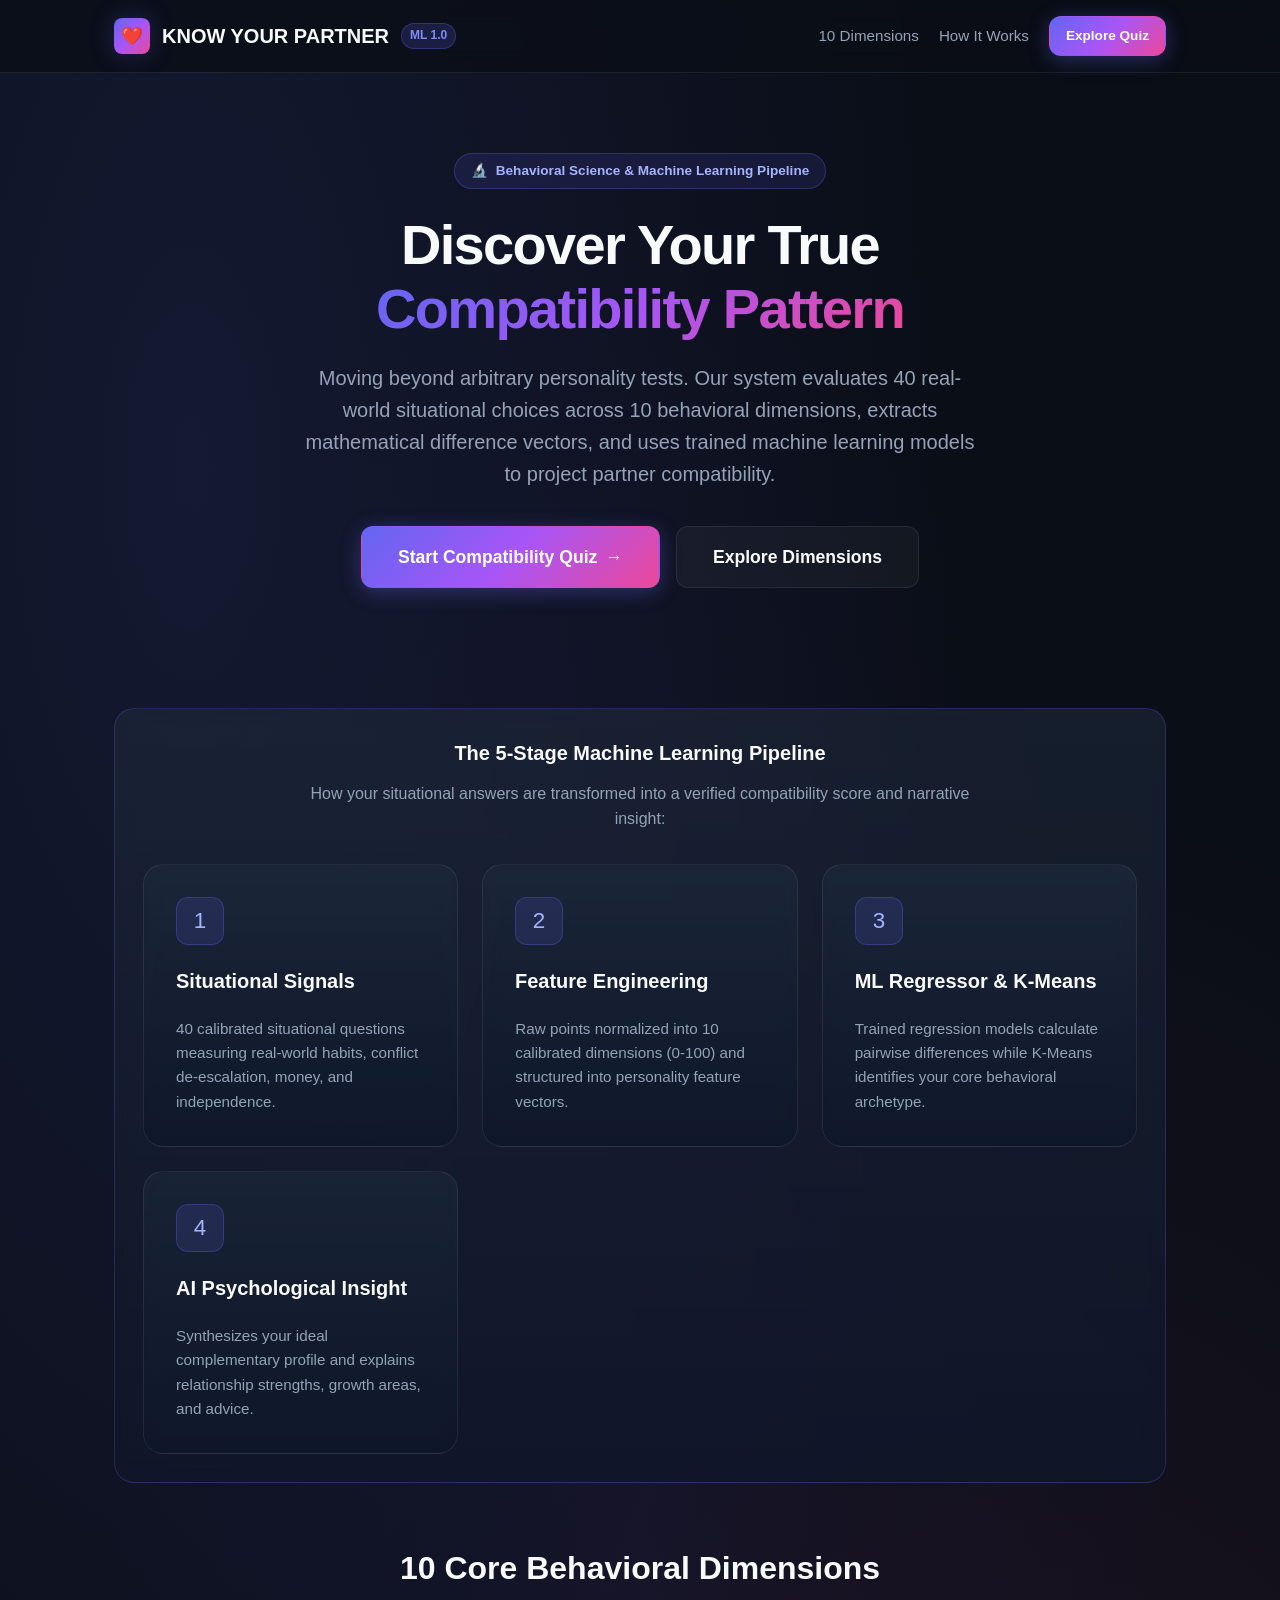
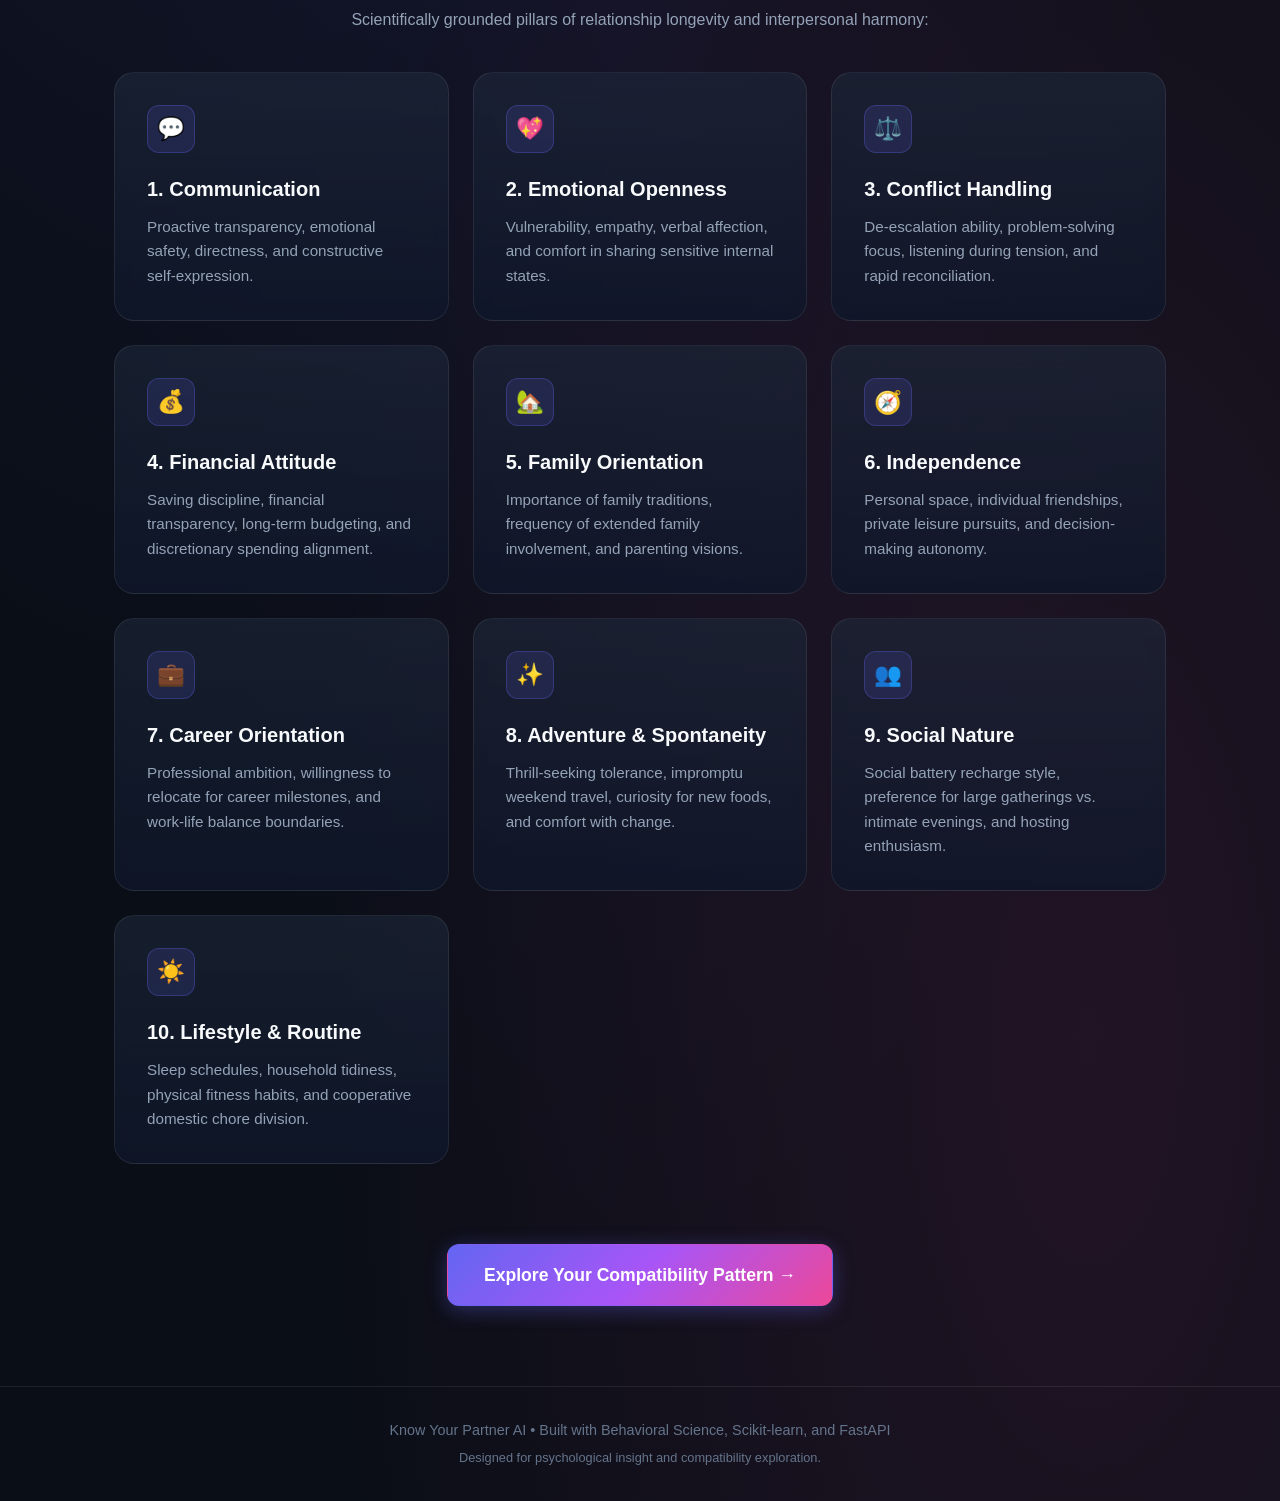
<file: frontend/index.html>
<!doctype html>
<html lang="en">
<head>
  <meta charset="utf-8">
  <meta name="viewport" content="width=device-width, initial-scale=1">
  <title>Know Your Partner AI - Behavioral Compatibility & Machine Learning</title>
  <link rel="stylesheet" href="css/style.css">
</head>
<body>
  <!-- Navigation -->
  <nav class="navbar">
    <div class="container nav-container">
      <a href="index.html" class="brand">
        <div class="brand-icon">❤️</div>
        <span>KNOW YOUR PARTNER</span>
        <span class="ai-tag">ML 1.0</span>
      </a>
      <div class="nav-links">
        <a href="#dimensions" class="nav-link">10 Dimensions</a>
        <a href="#architecture" class="nav-link">How It Works</a>
        <a href="quiz.html" class="btn btn-primary btn-sm">Explore Quiz</a>
      </div>
    </div>
  </nav>

  <!-- Hero Section -->
  <header class="hero">
    <div class="container">
      <div class="badge-pill">
        <span>🔬</span> Behavioral Science & Machine Learning Pipeline
      </div>
      <h1>
        Discover Your True <br>
        <span class="grad-text">Compatibility Pattern</span>
      </h1>
      <p>
        Moving beyond arbitrary personality tests. Our system evaluates 40 real-world situational choices across 10 behavioral dimensions, extracts mathematical difference vectors, and uses trained machine learning models to project partner compatibility.
      </p>
      <div class="hero-actions">
        <a href="quiz.html" class="btn btn-primary btn-lg">
          <span>Start Compatibility Quiz</span>
          <span>→</span>
        </a>
        <a href="#dimensions" class="btn btn-secondary btn-lg">Explore Dimensions</a>
      </div>
    </div>
  </header>

  <!-- Architecture Flow -->
  <section class="container" id="architecture" style="margin-bottom: 60px;">
    <div class="panel-card" style="border-color: rgba(99, 102, 241, 0.25);">
      <h3 style="justify-content: center; margin-bottom: 12px;">The 5-Stage Machine Learning Pipeline</h3>
      <p style="text-align: center; color: var(--text-secondary); max-width: 680px; margin: 0 auto 32px;">
        How your situational answers are transformed into a verified compatibility score and narrative insight:
      </p>
      <div class="features-grid" style="margin: 0;">
        <div class="feature-card">
          <div class="feature-icon">1</div>
          <h3>Situational Signals</h3>
          <p>40 calibrated situational questions measuring real-world habits, conflict de-escalation, money, and independence.</p>
        </div>
        <div class="feature-card">
          <div class="feature-icon">2</div>
          <h3>Feature Engineering</h3>
          <p>Raw points normalized into 10 calibrated dimensions (0-100) and structured into personality feature vectors.</p>
        </div>
        <div class="feature-card">
          <div class="feature-icon">3</div>
          <h3>ML Regressor & K-Means</h3>
          <p>Trained regression models calculate pairwise differences while K-Means identifies your core behavioral archetype.</p>
        </div>
        <div class="feature-card">
          <div class="feature-icon">4</div>
          <h3>AI Psychological Insight</h3>
          <p>Synthesizes your ideal complementary profile and explains relationship strengths, growth areas, and advice.</p>
        </div>
      </div>
    </div>
  </section>

  <!-- 10 Dimensions Grid -->
  <section class="container" id="dimensions" style="margin-bottom: 80px;">
    <h2 style="font-size: 2rem; text-align: center; margin-bottom: 12px;">
      10 Core Behavioral Dimensions
    </h2>
    <p style="text-align: center; color: var(--text-secondary); max-width: 600px; margin: 0 auto 40px;">
      Scientifically grounded pillars of relationship longevity and interpersonal harmony:
    </p>

    <div class="features-grid">
      <div class="feature-card">
        <div class="feature-icon">💬</div>
        <h3>1. Communication</h3>
        <p>Proactive transparency, emotional safety, directness, and constructive self-expression.</p>
      </div>
      <div class="feature-card">
        <div class="feature-icon">💖</div>
        <h3>2. Emotional Openness</h3>
        <p>Vulnerability, empathy, verbal affection, and comfort in sharing sensitive internal states.</p>
      </div>
      <div class="feature-card">
        <div class="feature-icon">⚖️</div>
        <h3>3. Conflict Handling</h3>
        <p>De-escalation ability, problem-solving focus, listening during tension, and rapid reconciliation.</p>
      </div>
      <div class="feature-card">
        <div class="feature-icon">💰</div>
        <h3>4. Financial Attitude</h3>
        <p>Saving discipline, financial transparency, long-term budgeting, and discretionary spending alignment.</p>
      </div>
      <div class="feature-card">
        <div class="feature-icon">🏡</div>
        <h3>5. Family Orientation</h3>
        <p>Importance of family traditions, frequency of extended family involvement, and parenting visions.</p>
      </div>
      <div class="feature-card">
        <div class="feature-icon">🧭</div>
        <h3>6. Independence</h3>
        <p>Personal space, individual friendships, private leisure pursuits, and decision-making autonomy.</p>
      </div>
      <div class="feature-card">
        <div class="feature-icon">💼</div>
        <h3>7. Career Orientation</h3>
        <p>Professional ambition, willingness to relocate for career milestones, and work-life balance boundaries.</p>
      </div>
      <div class="feature-card">
        <div class="feature-icon">✨</div>
        <h3>8. Adventure & Spontaneity</h3>
        <p>Thrill-seeking tolerance, impromptu weekend travel, curiosity for new foods, and comfort with change.</p>
      </div>
      <div class="feature-card">
        <div class="feature-icon">👥</div>
        <h3>9. Social Nature</h3>
        <p>Social battery recharge style, preference for large gatherings vs. intimate evenings, and hosting enthusiasm.</p>
      </div>
      <div class="feature-card">
        <div class="feature-icon">☀️</div>
        <h3>10. Lifestyle & Routine</h3>
        <p>Sleep schedules, household tidiness, physical fitness habits, and cooperative domestic chore division.</p>
      </div>
    </div>

    <div style="text-align: center; margin-top: 40px;">
      <a href="quiz.html" class="btn btn-primary btn-lg">Explore Your Compatibility Pattern →</a>
    </div>
  </section>

  <!-- Footer -->
  <footer>
    <div class="container">
      <p>Know Your Partner AI • Built with Behavioral Science, Scikit-learn, and FastAPI</p>
      <p style="font-size: 0.8rem; margin-top: 6px; color: var(--text-muted);">
        Designed for psychological insight and compatibility exploration.
      </p>
    </div>
  </footer>
</body>
</html>
</file>
<file: frontend/css/style.css>
/* Know Your Partner AI - Modern Design System */

:root {
  --bg-main: #0a0e17;
  --bg-card: rgba(18, 24, 38, 0.75);
  --bg-card-hover: rgba(26, 34, 54, 0.85);
  --bg-glass: rgba(255, 255, 255, 0.04);
  --border-subtle: rgba(255, 255, 255, 0.08);
  --border-focus: rgba(139, 92, 246, 0.5);
  --border-glow: rgba(99, 102, 241, 0.3);

  --text-primary: #f8fafc;
  --text-secondary: #94a3b8;
  --text-muted: #64748b;

  --accent-primary: #6366f1;
  --accent-secondary: #8b5cf6;
  --accent-rose: #f43f5e;
  --accent-emerald: #10b981;
  --accent-amber: #f59e0b;

  --grad-primary: linear-gradient(135deg, #6366f1 0%, #a855f7 50%, #ec4899 100%);
  --grad-surface: linear-gradient(180deg, rgba(30, 41, 59, 0.6) 0%, rgba(15, 23, 42, 0.8) 100%);
  --grad-glow: radial-gradient(circle at 50% 0%, rgba(99, 102, 241, 0.15) 0%, transparent 70%);

  --radius-sm: 8px;
  --radius-md: 12px;
  --radius-lg: 20px;
  --radius-full: 9999px;

  --shadow-sm: 0 2px 8px rgba(0, 0, 0, 0.2);
  --shadow-md: 0 8px 24px rgba(0, 0, 0, 0.35);
  --shadow-lg: 0 16px 40px rgba(0, 0, 0, 0.5);
  --shadow-glow: 0 0 25px rgba(99, 102, 241, 0.25);

  --transition: all 0.22s cubic-bezier(0.16, 1, 0.3, 1);
}

* {
  box-sizing: border-box;
  margin: 0;
  padding: 0;
  -webkit-font-smoothing: antialiased;
}

body {
  font-family: -apple-system, BlinkMacSystemFont, "Segoe UI", Roboto, Helvetica, Arial, sans-serif;
  background-color: var(--bg-main);
  background-image: 
    radial-gradient(at 15% 15%, rgba(99, 102, 241, 0.12) 0px, transparent 50%),
    radial-gradient(at 85% 85%, rgba(236, 72, 153, 0.1) 0px, transparent 50%),
    radial-gradient(at 50% 50%, rgba(139, 92, 246, 0.05) 0px, transparent 60%);
  color: var(--text-primary);
  min-height: 100vh;
  line-height: 1.6;
  display: flex;
  flex-direction: column;
}

/* Container */
.container {
  width: 100%;
  max-width: 1100px;
  margin: 0 auto;
  padding: 0 24px;
}

/* Navigation */
.navbar {
  border-bottom: 1px solid var(--border-subtle);
  background: rgba(10, 14, 23, 0.8);
  backdrop-filter: blur(12px);
  position: sticky;
  top: 0;
  z-index: 100;
}

.nav-container {
  display: flex;
  justify-content: space-between;
  align-items: center;
  height: 72px;
}

.brand {
  display: flex;
  align-items: center;
  gap: 12px;
  text-decoration: none;
  color: var(--text-primary);
  font-weight: 700;
  font-size: 1.25rem;
}

.brand-icon {
  width: 36px;
  height: 36px;
  border-radius: var(--radius-sm);
  background: var(--grad-primary);
  display: flex;
  align-items: center;
  justify-content: center;
  color: white;
  font-size: 1.1rem;
  box-shadow: var(--shadow-glow);
}

.brand span.ai-tag {
  background: rgba(99, 102, 241, 0.18);
  color: #818cf8;
  font-size: 0.75rem;
  padding: 2px 8px;
  border-radius: var(--radius-full);
  border: 1px solid rgba(99, 102, 241, 0.3);
  font-weight: 600;
}

.nav-links {
  display: flex;
  gap: 20px;
  align-items: center;
}

.nav-link {
  color: var(--text-secondary);
  text-decoration: none;
  font-size: 0.95rem;
  font-weight: 500;
  transition: var(--transition);
}

.nav-link:hover {
  color: var(--text-primary);
}

/* Buttons */
.btn {
  display: inline-flex;
  align-items: center;
  justify-content: center;
  gap: 8px;
  padding: 12px 24px;
  border-radius: var(--radius-md);
  font-weight: 600;
  font-size: 0.95rem;
  text-decoration: none;
  cursor: pointer;
  transition: var(--transition);
  border: 1px solid transparent;
}

.btn-primary {
  background: var(--grad-primary);
  color: #ffffff;
  box-shadow: 0 4px 20px rgba(99, 102, 241, 0.35);
}

.btn-primary:hover {
  transform: translateY(-2px);
  box-shadow: 0 6px 25px rgba(99, 102, 241, 0.5);
}

.btn-secondary {
  background: var(--bg-glass);
  color: var(--text-primary);
  border-color: var(--border-subtle);
}

.btn-secondary:hover {
  background: rgba(255, 255, 255, 0.08);
  border-color: rgba(255, 255, 255, 0.15);
}

.btn-sm {
  padding: 8px 16px;
  font-size: 0.85rem;
}

.btn-lg {
  padding: 16px 36px;
  font-size: 1.1rem;
}

/* Hero Section */
.hero {
  padding: 80px 0 60px;
  text-align: center;
}

.badge-pill {
  display: inline-flex;
  align-items: center;
  gap: 8px;
  padding: 6px 16px;
  border-radius: var(--radius-full);
  background: rgba(99, 102, 241, 0.12);
  border: 1px solid rgba(99, 102, 241, 0.3);
  color: #a5b4fc;
  font-size: 0.85rem;
  font-weight: 600;
  margin-bottom: 24px;
}

.hero h1 {
  font-size: 3.5rem;
  font-weight: 800;
  letter-spacing: -0.03em;
  line-height: 1.15;
  margin-bottom: 20px;
}

.grad-text {
  background: var(--grad-primary);
  -webkit-background-clip: text;
  -webkit-text-fill-color: transparent;
}

.hero p {
  font-size: 1.25rem;
  color: var(--text-secondary);
  max-width: 680px;
  margin: 0 auto 36px;
}

.hero-actions {
  display: flex;
  gap: 16px;
  justify-content: center;
  margin-bottom: 60px;
}

/* Features Grid */
.features-grid {
  display: grid;
  grid-template-columns: repeat(auto-fit, minmax(300px, 1fr));
  gap: 24px;
  margin: 40px 0 80px;
}

.feature-card {
  background: var(--grad-surface);
  border: 1px solid var(--border-subtle);
  border-radius: var(--radius-lg);
  padding: 32px;
  transition: var(--transition);
  backdrop-filter: blur(8px);
}

.feature-card:hover {
  transform: translateY(-4px);
  border-color: var(--border-focus);
  box-shadow: var(--shadow-glow);
}

.feature-icon {
  width: 48px;
  height: 48px;
  border-radius: var(--radius-md);
  background: rgba(99, 102, 241, 0.15);
  border: 1px solid rgba(99, 102, 241, 0.3);
  display: flex;
  align-items: center;
  justify-content: center;
  font-size: 1.4rem;
  margin-bottom: 20px;
  color: #a5b4fc;
}

.feature-card h3 {
  font-size: 1.25rem;
  font-weight: 700;
  margin-bottom: 10px;
}

.feature-card p {
  color: var(--text-secondary);
  font-size: 0.95rem;
}

/* Quiz Layout */
.quiz-wrapper {
  max-width: 760px;
  margin: 40px auto 60px;
  padding: 0 16px;
  width: 100%;
}

.quiz-header {
  margin-bottom: 24px;
}

.quiz-meta {
  display: flex;
  justify-content: space-between;
  align-items: center;
  margin-bottom: 12px;
}

.progress-track {
  width: 100%;
  height: 8px;
  background: rgba(255, 255, 255, 0.08);
  border-radius: var(--radius-full);
  overflow: hidden;
  margin-bottom: 20px;
}

.progress-bar {
  height: 100%;
  background: var(--grad-primary);
  width: 0%;
  transition: width 0.3s ease;
  border-radius: var(--radius-full);
}

.dimension-badge {
  display: inline-flex;
  align-items: center;
  gap: 6px;
  font-size: 0.85rem;
  color: #a5b4fc;
  background: rgba(99, 102, 241, 0.15);
  border: 1px solid rgba(99, 102, 241, 0.25);
  padding: 4px 12px;
  border-radius: var(--radius-full);
  font-weight: 600;
}

.quiz-card {
  background: var(--grad-surface);
  border: 1px solid var(--border-subtle);
  border-radius: var(--radius-lg);
  padding: 40px 32px;
  backdrop-filter: blur(12px);
  box-shadow: var(--shadow-md);
  position: relative;
}

.question-text {
  font-size: 1.35rem;
  font-weight: 700;
  line-height: 1.4;
  margin-bottom: 32px;
  color: var(--text-primary);
}

.options-list {
  display: flex;
  flex-direction: column;
  gap: 14px;
  margin-bottom: 32px;
}

.option-btn {
  display: flex;
  align-items: flex-start;
  gap: 16px;
  padding: 16px 20px;
  background: var(--bg-card);
  border: 1px solid var(--border-subtle);
  border-radius: var(--radius-md);
  color: var(--text-primary);
  cursor: pointer;
  transition: var(--transition);
  text-align: left;
  font-size: 1rem;
  width: 100%;
}

.option-btn:hover {
  background: var(--bg-card-hover);
  border-color: rgba(99, 102, 241, 0.4);
  transform: translateX(4px);
}

.option-btn.selected {
  background: rgba(99, 102, 241, 0.2);
  border-color: #818cf8;
  box-shadow: 0 0 15px rgba(99, 102, 241, 0.3);
}

.option-key {
  display: flex;
  align-items: center;
  justify-content: center;
  width: 28px;
  height: 28px;
  border-radius: 6px;
  background: rgba(255, 255, 255, 0.08);
  font-weight: 700;
  font-size: 0.85rem;
  flex-shrink: 0;
  color: #c7d2fe;
}

.option-btn.selected .option-key {
  background: var(--grad-primary);
  color: white;
}

.option-label {
  flex-grow: 1;
  padding-top: 2px;
}

.quiz-footer {
  display: flex;
  justify-content: space-between;
  align-items: center;
  border-top: 1px solid var(--border-subtle);
  padding-top: 24px;
}

/* Question Drawer Navigator */
.drawer-toggle {
  background: none;
  border: none;
  color: var(--text-muted);
  cursor: pointer;
  font-size: 0.85rem;
  display: flex;
  align-items: center;
  gap: 6px;
  transition: var(--transition);
}

.drawer-toggle:hover {
  color: var(--text-primary);
}

.questions-palette {
  display: grid;
  grid-template-columns: repeat(10, 1fr);
  gap: 8px;
  padding: 16px 0 0;
  margin-top: 16px;
  border-top: 1px dashed var(--border-subtle);
}

.palette-item {
  width: 100%;
  aspect-ratio: 1;
  border-radius: 6px;
  background: rgba(255, 255, 255, 0.05);
  border: 1px solid var(--border-subtle);
  color: var(--text-muted);
  font-size: 0.75rem;
  font-weight: 600;
  display: flex;
  align-items: center;
  justify-content: center;
  cursor: pointer;
  transition: var(--transition);
}

.palette-item.answered {
  background: rgba(16, 185, 129, 0.15);
  border-color: rgba(16, 185, 129, 0.4);
  color: #34d399;
}

.palette-item.current {
  border-color: #818cf8;
  background: rgba(99, 102, 241, 0.25);
  color: white;
  box-shadow: 0 0 10px rgba(99, 102, 241, 0.4);
}

/* Loading / Analysis Screen */
.analysis-container {
  display: flex;
  flex-direction: column;
  align-items: center;
  justify-content: center;
  min-height: 70vh;
  text-align: center;
  padding: 24px;
}

.radar-spinner {
  width: 120px;
  height: 120px;
  border-radius: 50%;
  border: 3px solid rgba(99, 102, 241, 0.15);
  border-top-color: #818cf8;
  border-right-color: #ec4899;
  animation: spin 1.4s cubic-bezier(0.68, -0.55, 0.27, 1.55) infinite;
  margin-bottom: 32px;
  box-shadow: 0 0 30px rgba(99, 102, 241, 0.25);
}

@keyframes spin {
  100% {
    transform: rotate(360deg);
  }
}

.analysis-step {
  font-size: 1.15rem;
  color: var(--text-secondary);
  margin-top: 12px;
  transition: var(--transition);
}

/* Results Dashboard */
.results-header {
  padding: 40px 0 20px;
  text-align: center;
}

.archetype-banner {
  background: linear-gradient(135deg, rgba(99, 102, 241, 0.15), rgba(236, 72, 153, 0.12));
  border: 1px solid rgba(99, 102, 241, 0.3);
  border-radius: var(--radius-lg);
  padding: 32px;
  margin-bottom: 40px;
  display: flex;
  align-items: center;
  justify-content: space-between;
  gap: 24px;
  backdrop-filter: blur(12px);
}

.archetype-info h2 {
  font-size: 2rem;
  font-weight: 800;
  margin-bottom: 8px;
}

.archetype-tagline {
  color: #c7d2fe;
  font-size: 1.05rem;
}

.compatibility-score-ring {
  flex-shrink: 0;
  text-align: center;
  background: rgba(15, 23, 42, 0.7);
  border: 2px solid var(--border-glow);
  border-radius: var(--radius-full);
  width: 130px;
  height: 130px;
  display: flex;
  flex-direction: column;
  align-items: center;
  justify-content: center;
  box-shadow: var(--shadow-glow);
}

.ring-number {
  font-size: 2.2rem;
  font-weight: 800;
  line-height: 1;
  background: var(--grad-primary);
  -webkit-background-clip: text;
  -webkit-text-fill-color: transparent;
}

.ring-label {
  font-size: 0.75rem;
  color: var(--text-muted);
  text-transform: uppercase;
  letter-spacing: 0.05em;
  margin-top: 4px;
}

/* Side-by-Side Comparison Matrix */
.dashboard-grid {
  display: grid;
  grid-template-columns: 1.4fr 1fr;
  gap: 28px;
  margin-bottom: 48px;
}

.panel-card {
  background: var(--grad-surface);
  border: 1px solid var(--border-subtle);
  border-radius: var(--radius-lg);
  padding: 28px;
  backdrop-filter: blur(8px);
}

.panel-card h3 {
  font-size: 1.25rem;
  font-weight: 700;
  margin-bottom: 20px;
  display: flex;
  align-items: center;
  gap: 10px;
}

.dimension-row {
  margin-bottom: 18px;
}

.dimension-label-row {
  display: flex;
  justify-content: space-between;
  font-size: 0.9rem;
  margin-bottom: 6px;
}

.bar-dual-container {
  display: flex;
  flex-direction: column;
  gap: 4px;
}

.bar-wrapper {
  width: 100%;
  height: 10px;
  background: rgba(255, 255, 255, 0.06);
  border-radius: var(--radius-full);
  overflow: hidden;
  position: relative;
}

.bar-fill-user {
  height: 100%;
  background: linear-gradient(90deg, #6366f1, #8b5cf6);
  border-radius: var(--radius-full);
  transition: width 1s cubic-bezier(0.16, 1, 0.3, 1);
}

.bar-fill-partner {
  height: 100%;
  background: linear-gradient(90deg, #ec4899, #f43f5e);
  border-radius: var(--radius-full);
  transition: width 1s cubic-bezier(0.16, 1, 0.3, 1);
}

/* Candidate Archetypes Grid */
.candidate-grid {
  display: grid;
  grid-template-columns: repeat(auto-fit, minmax(280px, 1fr));
  gap: 20px;
  margin-top: 16px;
}

.candidate-card {
  background: var(--bg-card);
  border: 1px solid var(--border-subtle);
  border-radius: var(--radius-md);
  padding: 20px;
  transition: var(--transition);
  position: relative;
}

.candidate-card:hover {
  border-color: rgba(99, 102, 241, 0.4);
  transform: translateY(-2px);
}

.candidate-header {
  display: flex;
  justify-content: space-between;
  align-items: center;
  margin-bottom: 12px;
}

.candidate-match-pill {
  background: rgba(16, 185, 129, 0.15);
  border: 1px solid rgba(16, 185, 129, 0.3);
  color: #34d399;
  font-weight: 700;
  font-size: 0.85rem;
  padding: 4px 10px;
  border-radius: var(--radius-full);
}

/* AI Insights Box */
.ai-insights-box {
  background: linear-gradient(180deg, rgba(30, 27, 75, 0.5) 0%, rgba(15, 23, 42, 0.8) 100%);
  border: 1px solid rgba(139, 92, 246, 0.3);
  border-radius: var(--radius-lg);
  padding: 32px;
  margin-bottom: 40px;
  box-shadow: 0 8px 30px rgba(99, 102, 241, 0.15);
}

.ai-badge {
  display: inline-flex;
  align-items: center;
  gap: 6px;
  padding: 4px 12px;
  border-radius: var(--radius-full);
  background: rgba(168, 85, 247, 0.2);
  color: #c084fc;
  font-size: 0.8rem;
  font-weight: 600;
  margin-bottom: 16px;
}

.ai-insights-box h4 {
  font-size: 1.15rem;
  margin: 16px 0 8px;
  color: #e2e8f0;
}

.ai-insights-box p {
  color: var(--text-secondary);
  font-size: 0.98rem;
  line-height: 1.6;
}

.strength-bullet {
  display: flex;
  align-items: flex-start;
  gap: 10px;
  margin-bottom: 8px;
  color: var(--text-secondary);
}

.bullet-icon {
  color: #10b981;
  flex-shrink: 0;
  margin-top: 3px;
}

/* Footer */
footer {
  margin-top: auto;
  border-top: 1px solid var(--border-subtle);
  padding: 32px 0;
  color: var(--text-muted);
  font-size: 0.9rem;
  text-align: center;
}

/* Responsive */
@media (max-width: 768px) {
  .hero h1 {
    font-size: 2.3rem;
  }
  .dashboard-grid {
    grid-template-columns: 1fr;
  }
  .archetype-banner {
    flex-direction: column;
    text-align: center;
  }
  .questions-palette {
    grid-template-columns: repeat(8, 1fr);
  }
}
</file>
